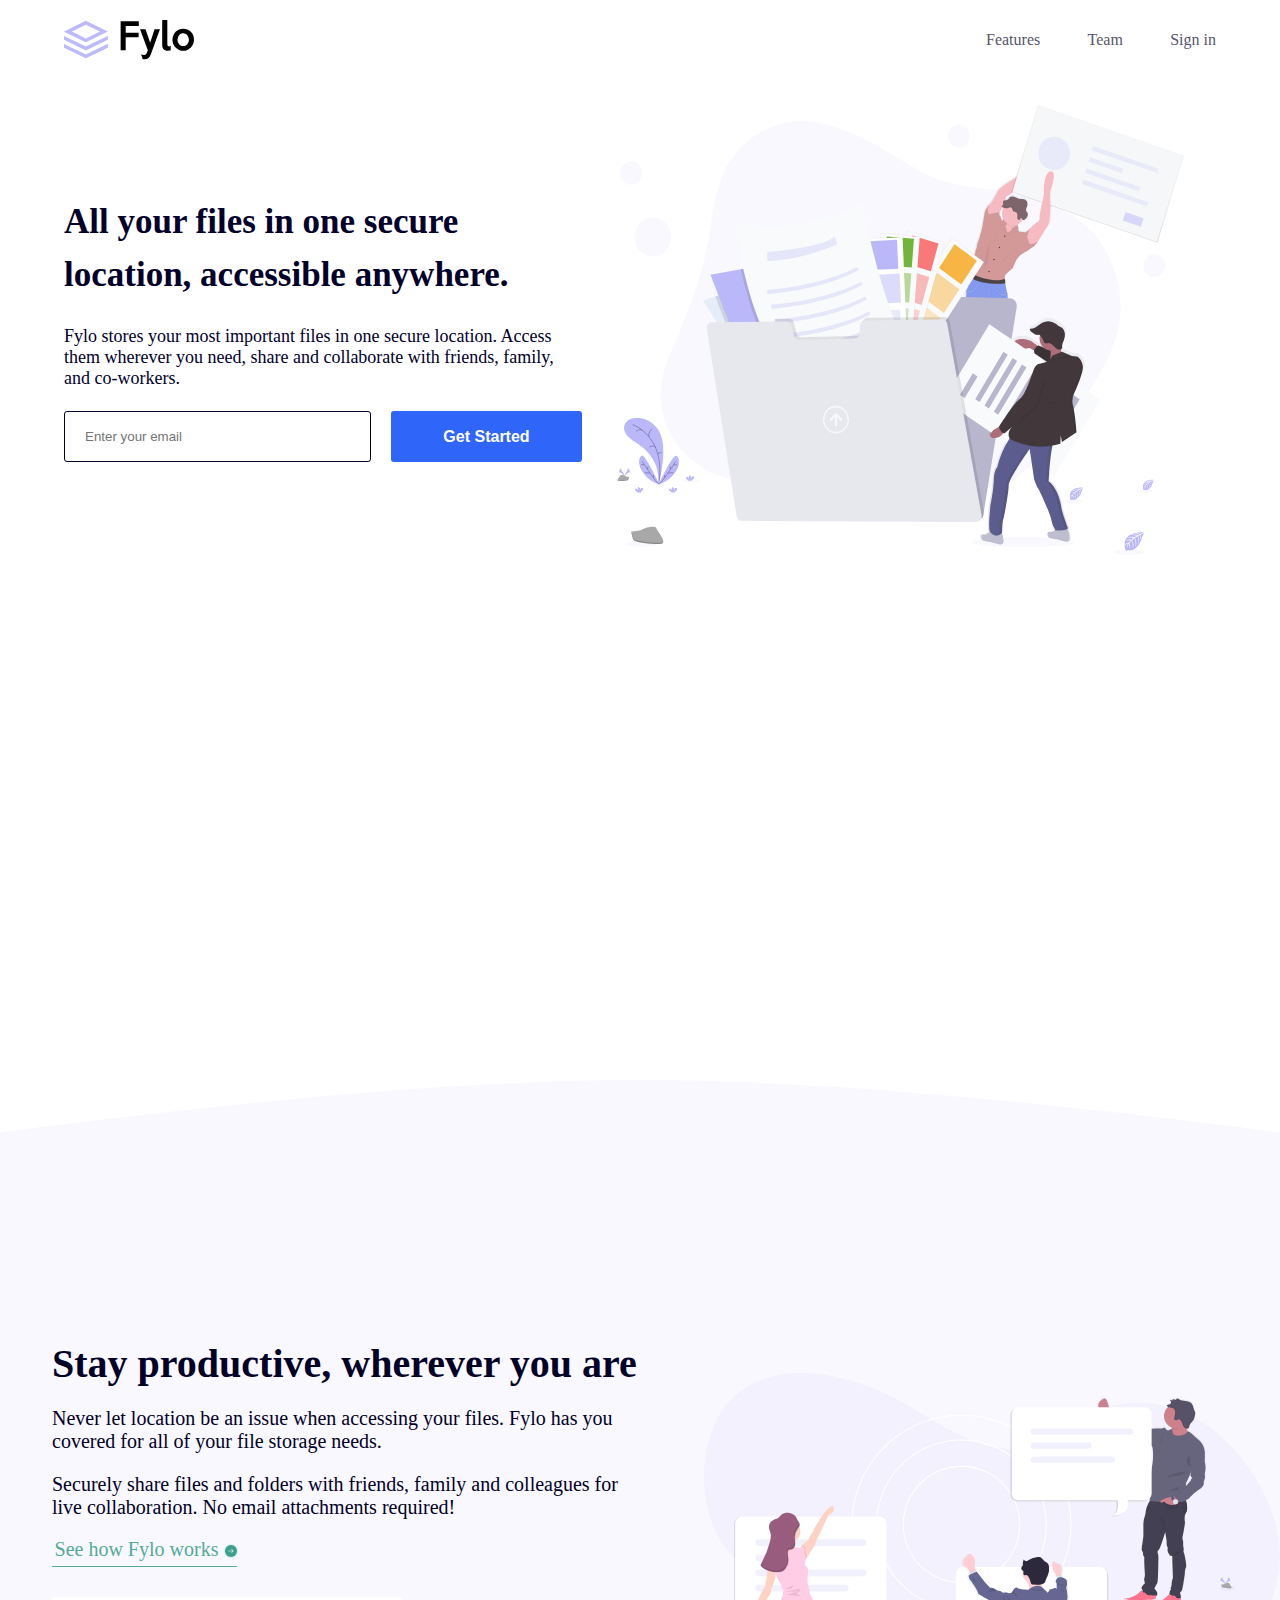
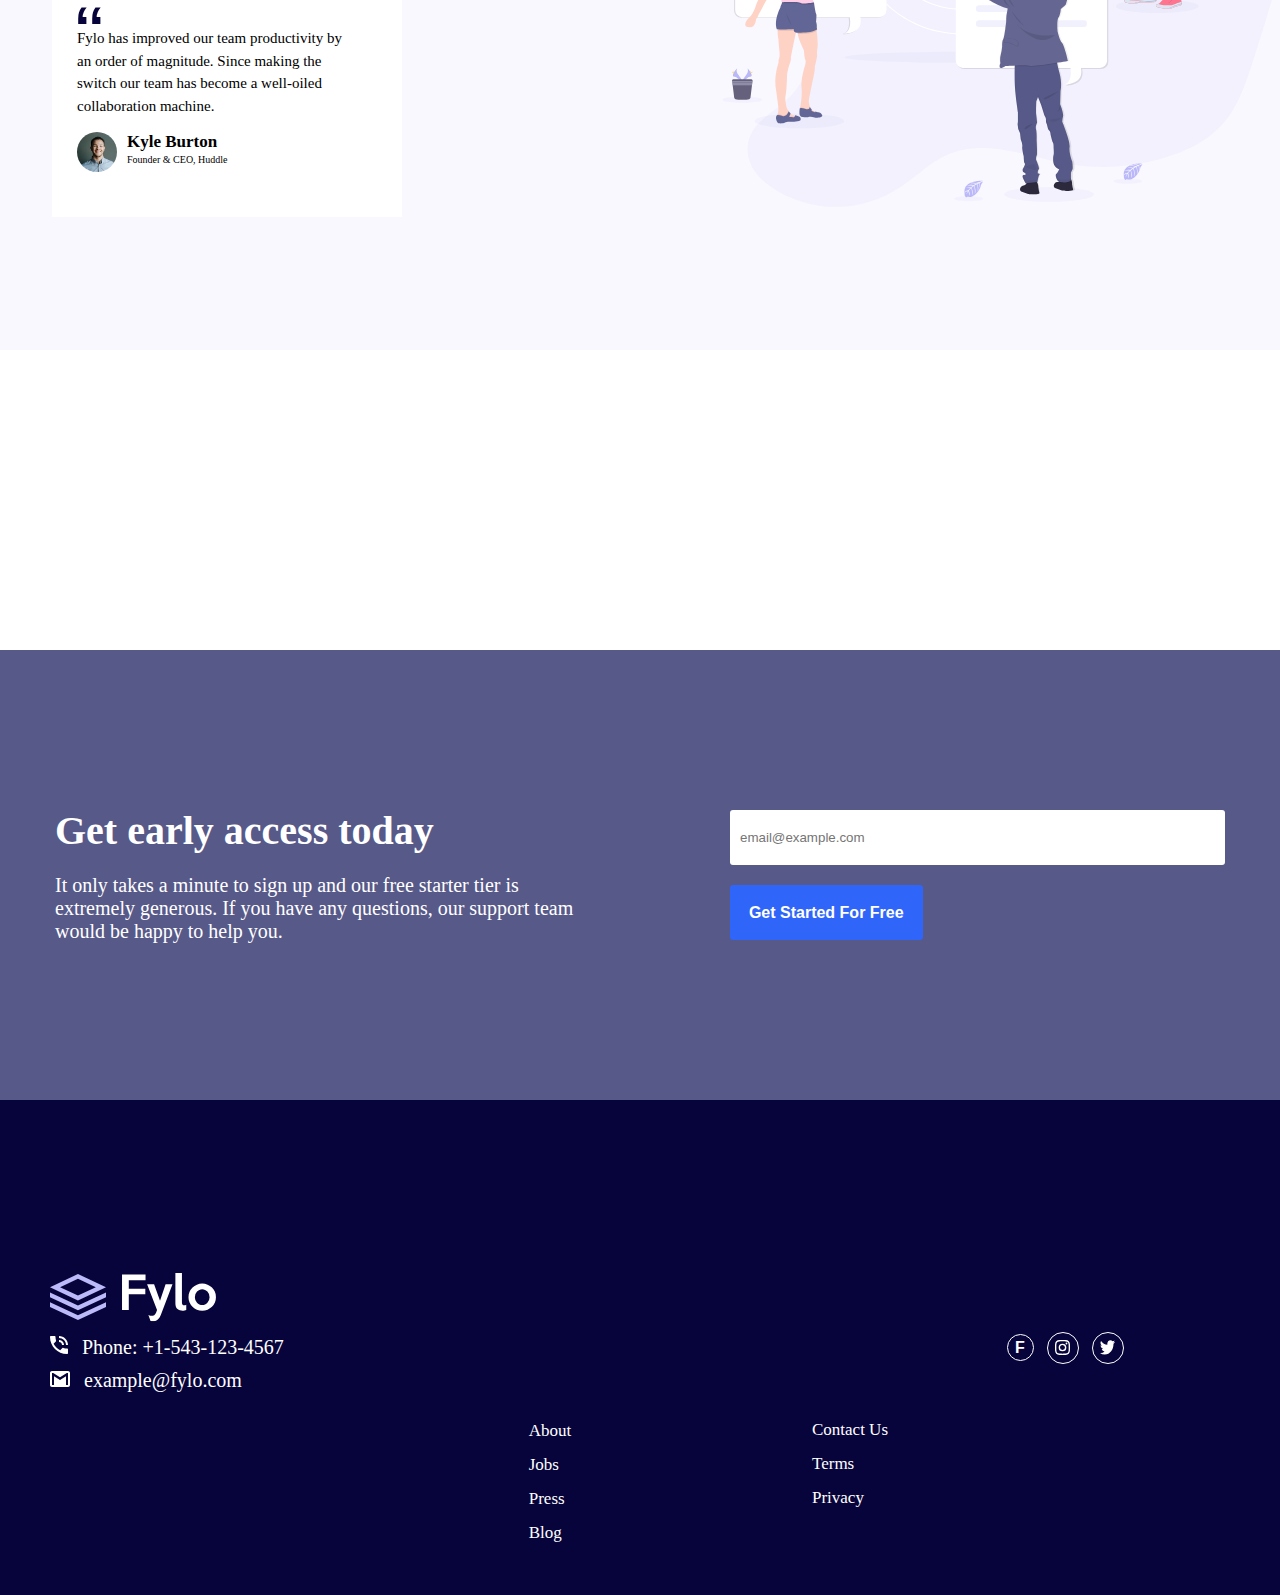
<file: index.html>
<!DOCTYPE html>
<html lang="en">
  <head>
    <title>Fylo Landing Page</title>
  </head>
  <link rel="stylesheet" href="./style.css" />
  <body class="Body">
    <div class="firstSection">
      <div class="Header">
        <div class="logoHolder">
          <img
            src="./logo.svg"
          />
        </div>
        <div class="navHolder">
          <div class="nav">Features</div>
          <div class="nav">Team</div>
          <div class="nav">Sign in</div>
        </div>
      </div>
      <div class="Hero">
        <div class="leftHero">
          <div class="heroHeadText">
            All your files in one secure location, accessible anywhere.
          </div>
          <div class="heroBodyText">
            Fylo stores your most important files in one secure location. Access
            them wherever you need, share and collaborate with friends, family,
            and co-workers.
          </div>
          <div class="inputHolder">
            <input class="heroInput" placeholder="Enter your email" />
            <button class="heroButton">Get Started</button>
          </div>
        </div>
        <div class="rightHero">
          <img
            src="./fylo-landing-page-with-two-column-layout-master/images/illustration-1.svg"
          />
        </div>
      </div>
    </div>
    <div class="secondSection">
      <div class="upperCurve">
        <img
          src="./fylo-landing-page-with-two-column-layout-master/images/bg-curve-desktop.svg"
        />
      </div>
      <div class="Cards">
        <div class="leftCard">
          <div class="containerText">
            <h1 class="containerText1">Stay productive, wherever you are</h1>
            <p class="containerText2">
              Never let location be an issue when accessing your files. Fylo has
              you covered for all of your file storage needs.
            </p>
            <p class="containerText2">
              Securely share files and folders with friends, family and
              colleagues for live collaboration. No email attachments required!
            </p>
            <div class="arrowText">
              See how Fylo works
              <img
                src="./fylo-landing-page-with-two-column-layout-master/images/icon-arrow.svg"
              />
            </div>
            <div class="Line"></div>
            <div class="info">
              <div class="innerText">
                <div class="Quotes">
                  <img
                    src="./fylo-landing-page-with-two-column-layout-master/images/icon-quotes.svg"
                  />
                </div>
                <p>
                  Fylo has improved our team productivity by an order of
                  magnitude. Since making the switch our team has become a
                  well-oiled collaboration machine.
                </p>
                <div class="profile">
                  <div class="profileImage">
                    <img
                      src="./fylo-landing-page-with-two-column-layout-master/images/avatar-testimonial.jpg"
                    />
                  </div>
                  <div class="profileDetail">
                    <h1>Kyle Burton</h1>
                    <p>Founder & CEO, Huddle</p>
                  </div>
                </div>
              </div>
            </div>
          </div>
        </div>
        <div class="rightCard"></div>
      </div>
    </div>

    <div class="thirdSection">
      <div class="leftSection">
        <div class="innerLeftSection">
          <h1 class="upperText">Get early access today</h1>
          <p class="lowerText">
            It only takes a minute to sign up and our free starter tier is
            extremely generous. If you have any questions, our support team
            would be happy to help you.
          </p>
        </div>
      </div>
      <div class="rightSection">
        <div class="innerRightSection">
          <input class="sectionInput" placeholder="email@example.com" />
          <button class="sectionButton">Get Started For Free</button>
        </div>
      </div>
    </div>
    <div class="lastSection">
      <div class="logoFooter">
        <div class="outline">
        <div class="innerLogo">
          <img src="./logo - Copy.svg">
        </div>
        <div class="Dials">
          <img
            src="./fylo-landing-page-with-two-column-layout-master/images/icon-phone.svg"
          />
          <p1 class="DialsNumber">Phone: +1-543-123-4567</p>
        </div>
      <div class="Email">
        <img
          src="./fylo-landing-page-with-two-column-layout-master/images/icon-email.svg"
        />
        <p1 class="EmailValue">example@fylo.com</p>
      </div>
    </div>
    </div>
      <div class="TextFooter">
        <div class="TextHolder">
        <ol>
          <li>About</li>
          <li>Jobs</li>
          <li> Press</li>
          <li>Blog</li>
        </ol>
      </div>
      </div>
      <div class="Text2Footer">
        <div class="TextHolder2">
        <ol>
          <li> Contact Us</li>
          <li>Terms</li>
          <li>Privacy</li>
        </ol>
      </div>
      </div>
      <div class="iconFooter">
        <div class="innerIcons">
          <div class="faceBook">
           F
          </div>
          <div class="instagram">
            <img src="./icon-instagram.svg">
          </div>
          <div class="twitter">  <img src="./icon-twitter.svg"></div>
        </div>
      </div>
    </div>
  </body>
</html>
</file>
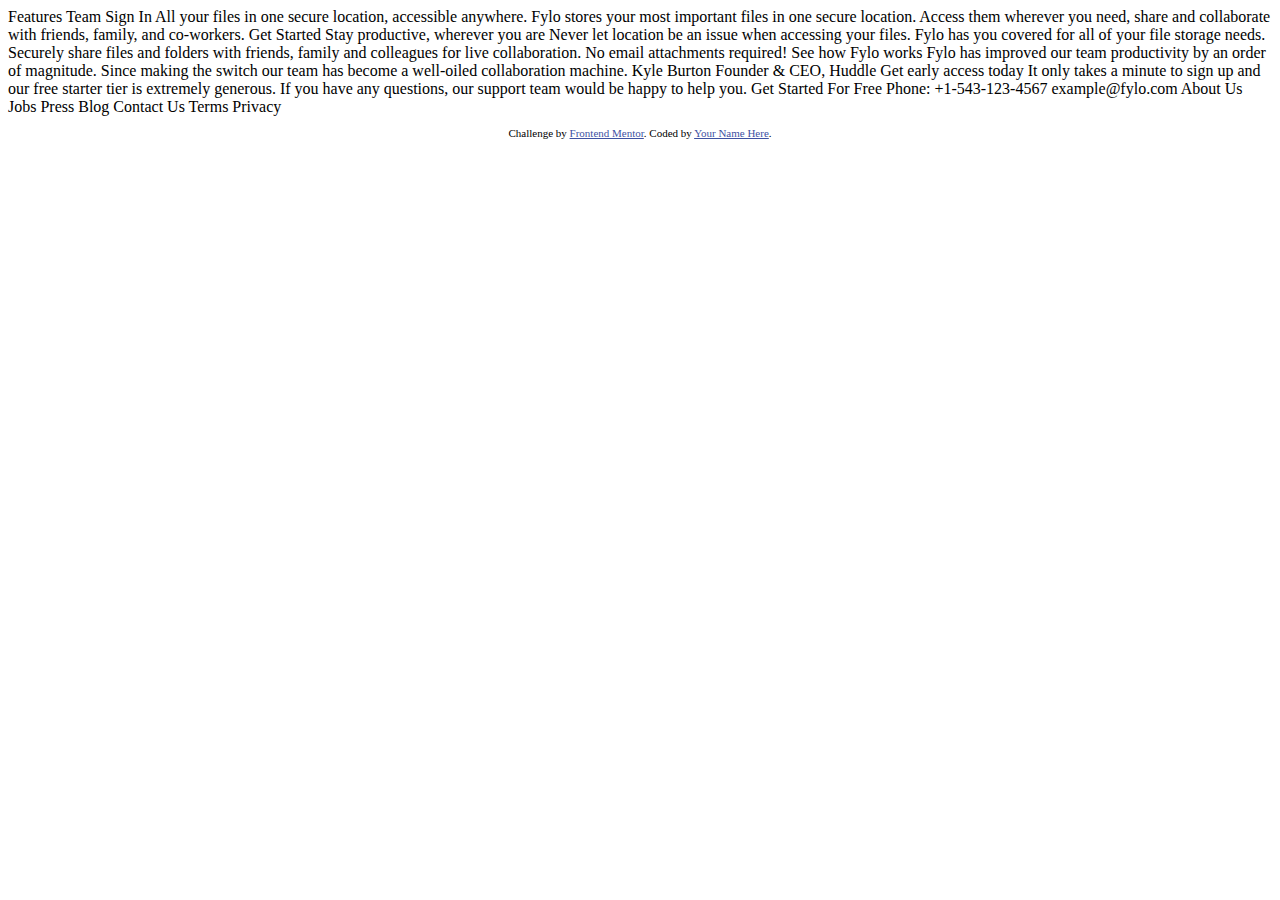
<file: fylo-landing-page-with-two-column-layout-master/index.html>
<!DOCTYPE html>
<html lang="en">
<head>
  <meta charset="UTF-8">
  <meta name="viewport" content="width=device-width, initial-scale=1.0"> <!-- displays site properly based on user's device -->

  <link rel="icon" type="image/png" sizes="32x32" href="./images/favicon-32x32.png">
  
  <title>Frontend Mentor | Fylo landing page with two column layout</title>

  <!-- Feel free to remove these styles or customise in your own stylesheet 👍 -->
  <style>
    .attribution { font-size: 11px; text-align: center; }
    .attribution a { color: hsl(228, 45%, 44%); }
  </style>
</head>
<body>

  Features
  Team
  Sign In

  All your files in one secure location, accessible anywhere.

  Fylo stores your most important files in one secure location. 
  Access them wherever you need, share and collaborate with friends, 
  family, and co-workers.

  Get Started

  Stay productive, wherever you are

  Never let location be an issue when accessing your files. Fylo has you 
  covered for all of your file storage needs.

  Securely share files and folders with friends, family and colleagues for 
  live collaboration. No email attachments required!

  See how Fylo works

  Fylo has improved our team productivity by an order of magnitude. Since 
  making the switch our team has become a well-oiled collaboration machine.

  Kyle Burton
  Founder & CEO, Huddle

  Get early access today

  It only takes a minute to sign up and our free starter tier is extremely generous. 
  If you have any questions, our support team would be happy to help you.

  Get Started For Free

  Phone: +1-543-123-4567
  example@fylo.com

  About Us
  Jobs
  Press
  Blog

  Contact Us
  Terms
  Privacy

  <footer>
    <p class="attribution">
      Challenge by <a href="https://www.frontendmentor.io?ref=challenge" target="_blank">Frontend Mentor</a>. 
      Coded by <a href="#">Your Name Here</a>.
    </p>
  </footer>
</body>
</html>
</file>
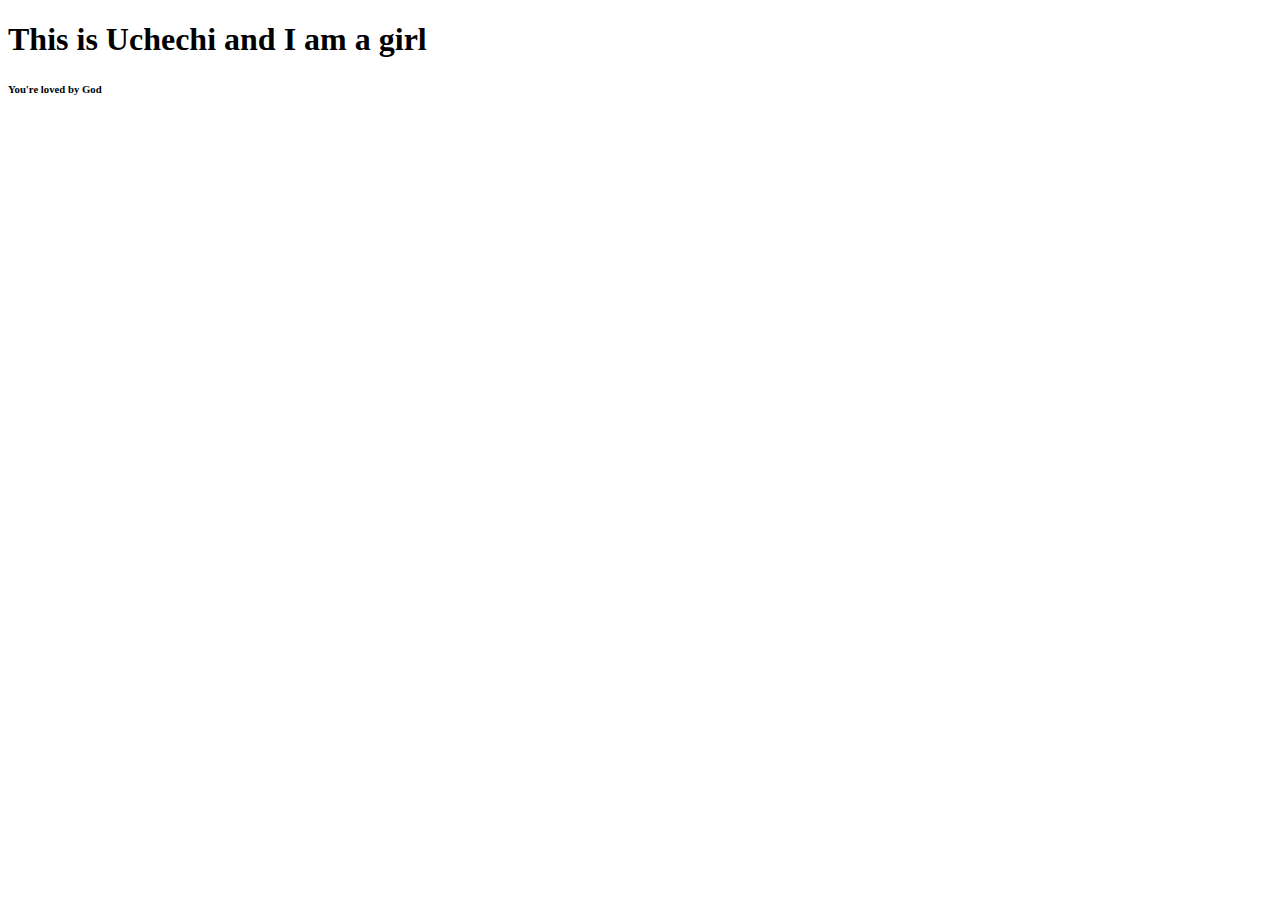
<file: fylo-landing-page-with-two-column-layout-master/Product.html>
<!DOCTYPE html>
<html lang="en">
<head>
    <meta charset="UTF-8">
    <meta name="viewport" content="width=device-width, initial-scale=1.0">
    <title>Document</title>
</head>
<body>
    <h1> This is Uchechi and I am a girl</h1>
    <h6>You're loved by God</h6>
</body>
</html>
</file>
<file: style.css>
* {
  padding: 0;
  margin: 0;
}

.Body {
  width: 100%;
  display: flex;
  justify-content: center;
  align-items: center;
  flex-direction: column;
  background-color: #ffffff;
}

.firstSection {
  width: 90%;
  height: 120vh;
}
.Header {
  width: 100%;
  height: 80px;
  display: flex;
  align-items: center;
  justify-content: space-between;
}
.logoHolder {
  width: 130px;
  height: 40px;
}
.logoHolder img {
  width: 100%;
  height: 100%;
}
.navHolder {
  width: 230px;
  height: 70px;
  display: flex;
  align-items: center;
  justify-content: space-between;
}
.nav {
  color: #57556d;
  font-family: calibri;
  cursor: pointer;
  font-weight: 400;
}
.Hero {
  width: 100%;
  height: 500px;
  display: flex;
}
.leftHero {
  width: 45%;
  display: flex;
  flex-direction: column;
  justify-content: center;
  align-items: center;
}
.heroHeadText {
  font-weight: bold;
  font-family: Cambria, Cochin, Georgia, Times, "Times New Roman", serif;
  font-size: 35px;
  color: #01002b;
  line-height: 1.5;
}
.heroBodyText {
  font-family: Cambria, Cochin, Georgia, Times, "Times New Roman", serif;
  font-size: 18px;
  color: #01002b;
  margin-top: 25px;
}
.inputHolder {
  width: 100%;
  height: 55px;
  margin-top: 20px;
  display: flex;
  align-items: center;
  justify-content: space-between;
}
.heroInput {
  width: 55%;
  height: 90%;
  padding: 0px 10px;
  border: 1px solid #01002b;
  border-radius: 3px;
}
.heroInput::placeholder {
  padding: 0px 10px;
}
.heroButton {
  width: 37%;
  height: 94%;
  background-color: #2f65f9;
  border: none;
  border-radius: 3px;
  color: white;
  font-size: 16px;
  font-weight: bold;
}
.heroButton:hover {
  cursor: pointer;
  transform: scale(1.025);
  transition: all 350ms;
}
.rightHero {
  width: 55%;
  height: 100%;
  display: flex;
  justify-content: center;
  align-items: center;
}
.rightHero img {
  width: 90%;
  height: 90%;
}
.secondSection {
  width: 100%;
  height: 130vh;
}
.upperCurve {
  width: 100%;
  height: 150px;
}
.upperCurve img {
  width: 100%;
  height: 100%;
  object-fit: cover;
}
.Cards {
  width: 100%;
  height: 720px;
  display: flex;
  background-color: rgb(249, 248, 254);
  /* margin-top: 20px; */
}
.leftCard {
  width: 55%;
  height: 100%;
  display: flex;
  align-items: center;
  justify-content: center;
}
.containerText {
  width: 600px;
  height: 500px;
}
.containerText1 {
  width: 100%;
  font-size: 40px;
  font-family: calibri;
  font-weight: bold;
  color: rgb(1, 0, 39);
}
.containerText2 {
  width: 570px;
  font-size: 20px;
  font-family: calibri;
  margin-top: 20px;
  color: rgb(1, 0, 39);
}
.arrowText {
  width: 190px;
  height: 20px;
  font-size: 20px;
  color: rgb(83, 171, 151);
  display: flex;
  justify-content: center;
  align-items: center;
  margin-top: 20px;
}
.arrowText img {
  margin-left: 5px;
  margin-top: 3px;
}
.Line {
  width: 185px;
  display: flex;
  justify-content: center;
  align-items: center;
  margin-top: 7px;
  border-bottom: 1px;
  border-bottom-color: rgb(83, 171, 151);
  border-bottom-style: solid;
}
.info {
  width: 350px;
  height: 220px;
  background-color: white;
  margin-top: 30px;
  display: flex;
  justify-content: center;
  align-items: center;
  border-bottom: 15px 5px 5px black;
}
.innerText {
  width: 300px;
  height: 200px;
}
.Quotes {
  width: 25px;
  height: 20px;
}
.Quotes img {
  width: 100%;
  height: 100%;
}
.innerText p {
  width: 270px;
  font-size: 15px;
  line-height: 1.5;
  font-weight: 500;
  font-family: calibri;
}
.profile {
  width: 100%;
  height: 70px;
  display: flex;
  justify-content: space-between;
  align-items: center;
}
.profileImage {
  width: 40px;
  height: 40px;
  background-color: #ffffff;
  border-radius: 50px;
}
.profileImage img {
  width: 100%;
  height: 100%;
  border-radius: 50px;
  object-fit: cover;
}
.profileDetail {
  width: 250px;
  height: 40px;
}
.profileDetail h1 {
  font-size: 17px;
}
.profileDetail p {
  font-size: 10px;
}
.rightCard {
  width: 45%;
  height: 100%;
  background-image: url(./fylo-landing-page-with-two-column-layout-master/images/illustration-2.svg);
  background-position: center;
  background-repeat: no-repeat;
  background-size: contain;
}
.thirdSection {
  width: 100%;
  height: 50vh;
  display: flex;
  background-color: rgb(87, 89, 137);
}
.leftSection {
  width: 100%;
  height: 100%;
  display: flex;
  justify-content: center;
  align-items: center;
}
.innerLeftSection {
  width: 530px;
  height: 300px;
  font-family: calibri;
  display: flex;
  justify-content: center;
  flex-direction: column;
}
.upperText {
  font-size: 40px;
  color: white;
}
.lowerText {
  font-size: 20px;
  color: white;
  margin-top: 20px;
  font-weight: lighter;
}
.rightSection {
  width: 100%;
  height: 100%;
  display: flex;
  justify-content: center;
  align-items: flex-end;
  flex-direction: column;
}
.innerRightSection {
  width: 550px;
}
.sectionInput {
  width: 90%;
  height: 55px;
  border: none;
  border-radius: 3px;
}
.sectionInput::placeholder {
  padding: 0px 10px;
}
.sectionButton {
  width: 35%;
  height: 55px;
  background-color: #2f65f9;
  border: none;
  border-radius: 3px;
  color: white;
  font-size: 16px;
  font-weight: bold;
  margin-top: 20px;
}
.sectionButton:hover {
  cursor: pointer;
  transform: scale(1.025);
  transition: all 350ms;
}
.lastSection {
  width: 100%;
  height: 55vh;
  background-color: rgb(7, 4, 59);
  display: flex;
}
.logoFooter {
  width: 100%;
  height: 100%;
  display: flex;
  justify-content: center;
  align-items: center;
  flex-direction: column;
}
.outline {
  width: 300px;
  height: 150px;
}
.Dials {
  margin-top: 10px;
}
.Email {
  margin-top: 10px;
}
.DialsNumber {
  font-size: 20px;
  font-weight: 500;
  margin-left: 10px;
  color: white;
}
.EmailValue {
  font-size: 20px;
  margin-top: 20px;
  color: white;
  font-weight: 500;
  margin-left: 10px;
}
.TextFooter {
  width: 70%;
  height: 100%;
  display: flex;
  align-items: center;
  justify-content: flex-end;
  flex-direction: column;
}
.TextHolder {
  width: 300px;
  display: flex;
  align-items: center;
  justify-content: center;
  flex-direction: column;
  line-height: 2;
  margin-bottom: 45px;
  font-family: calibri;
}
.TextHolder ol {
  list-style: none;
}
.TextHolder li {
  font-size: 17px;
  color: white;
}
.Text2Footer {
  width: 70%;
  height: 100%;
  display: flex;
  align-items: center;
  justify-content: flex-end;
  flex-direction: column;
}
.TextHolder2 {
  width: 300px;
  display: flex;
  align-items: center;
  justify-content: center;
  flex-direction: column;
  line-height: 2;
  margin-bottom: 80px;
}
.TextHolder2 ol {
  list-style: none;
}
.TextHolder2 li {
  font-size: 17px;
  color: white;
}
.iconFooter {
  width: 70%;
  height: 100%;
  display: flex;
}
.innerIcons {
  width: 130px;
  display: flex;
  align-items: center;
  justify-content: space-around;
}
.faceBook {
  width: 25px;
  height: 25px;
  border: 1px solid white;
  border-radius: 50px;
  display: flex;
  align-items: center;
  justify-content: center;
  font-family: "Segoe UI", Tahoma, Geneva, Verdana, sans-serif;
  font-weight: bold;
  color: white;
}
.instagram {
  width: 30px;
  height: 30px;
  border: 1px solid white;
  border-radius: 50px;
  display: flex;
  align-items: center;
  justify-content: center;
}
.instagram img {
  width: 15px;
  height: 15px;
}
.twitter {
  width: 30px;
  height: 30px;
  border: 1px solid white;
  border-radius: 50px;
  display: flex;
  align-items: center;
  justify-content: center;
}
.twitter img {
  width: 15px;
  height: 15px;
}
</file>
